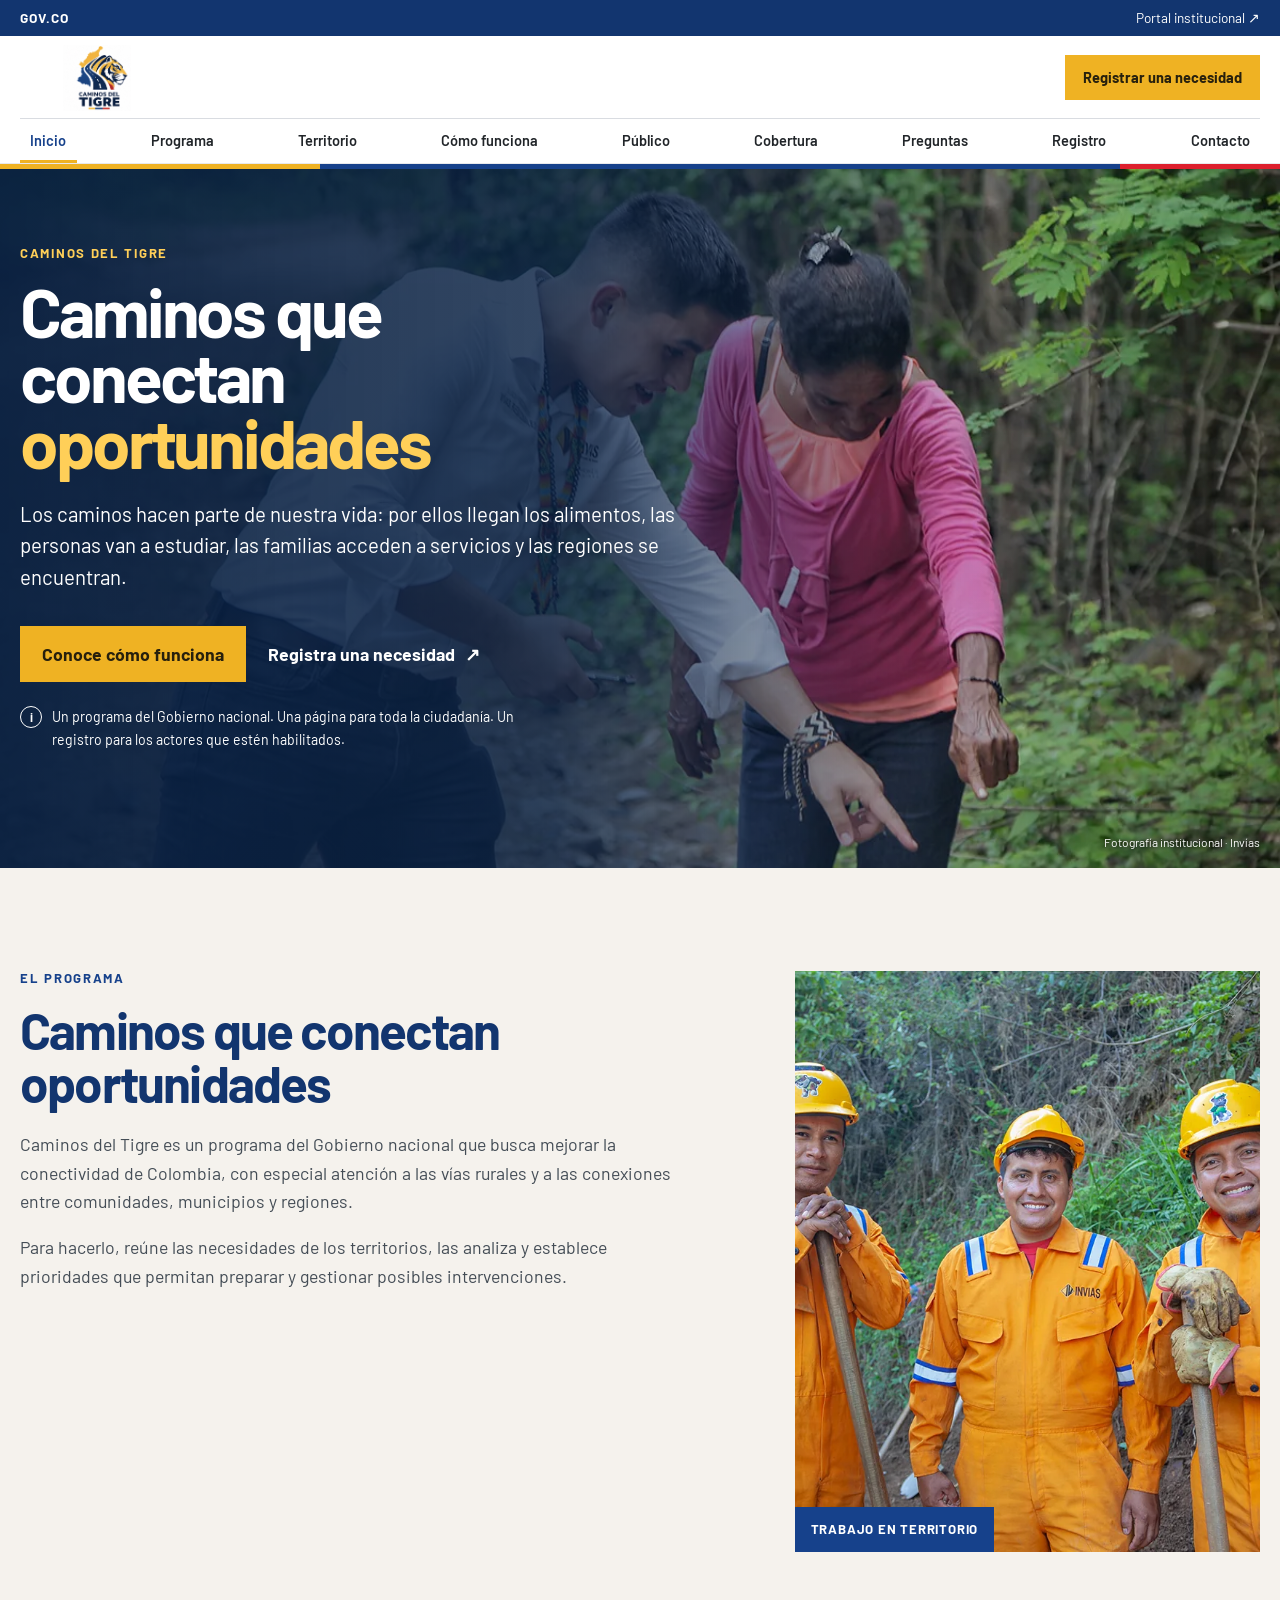
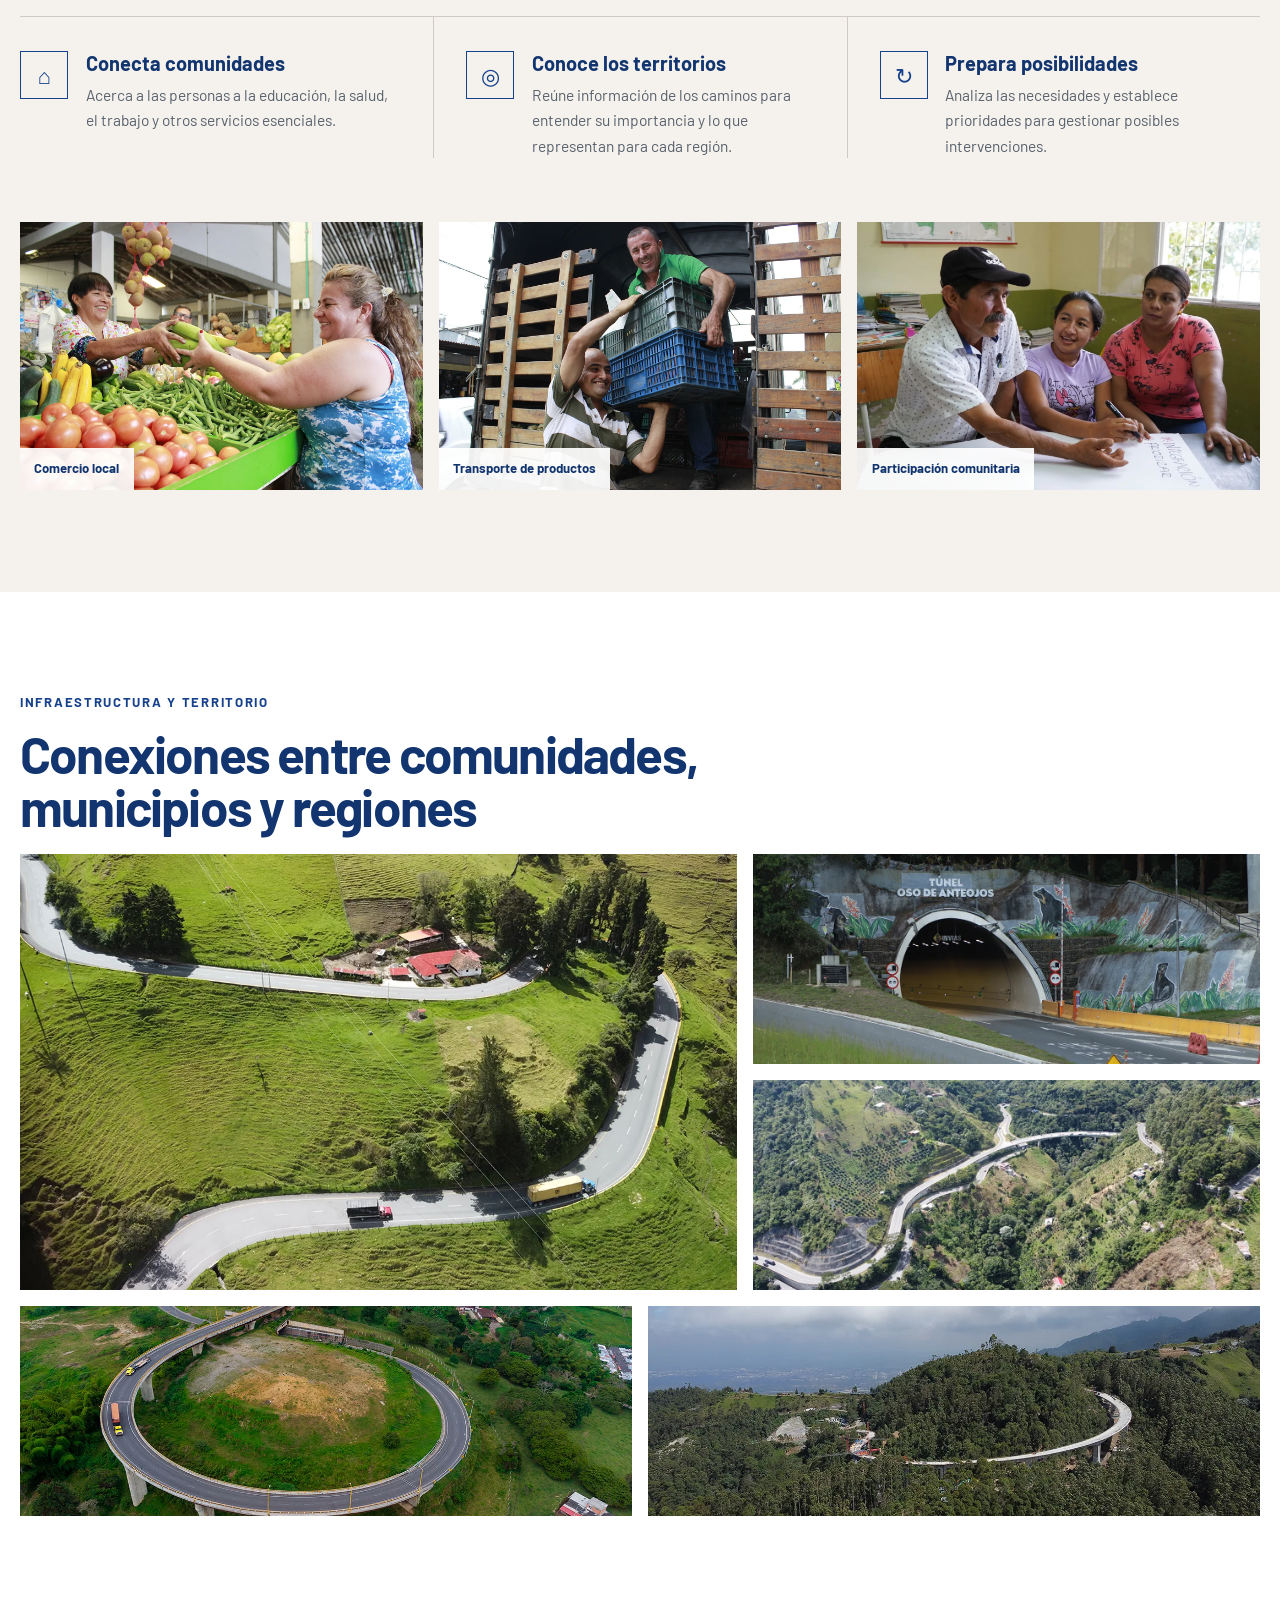
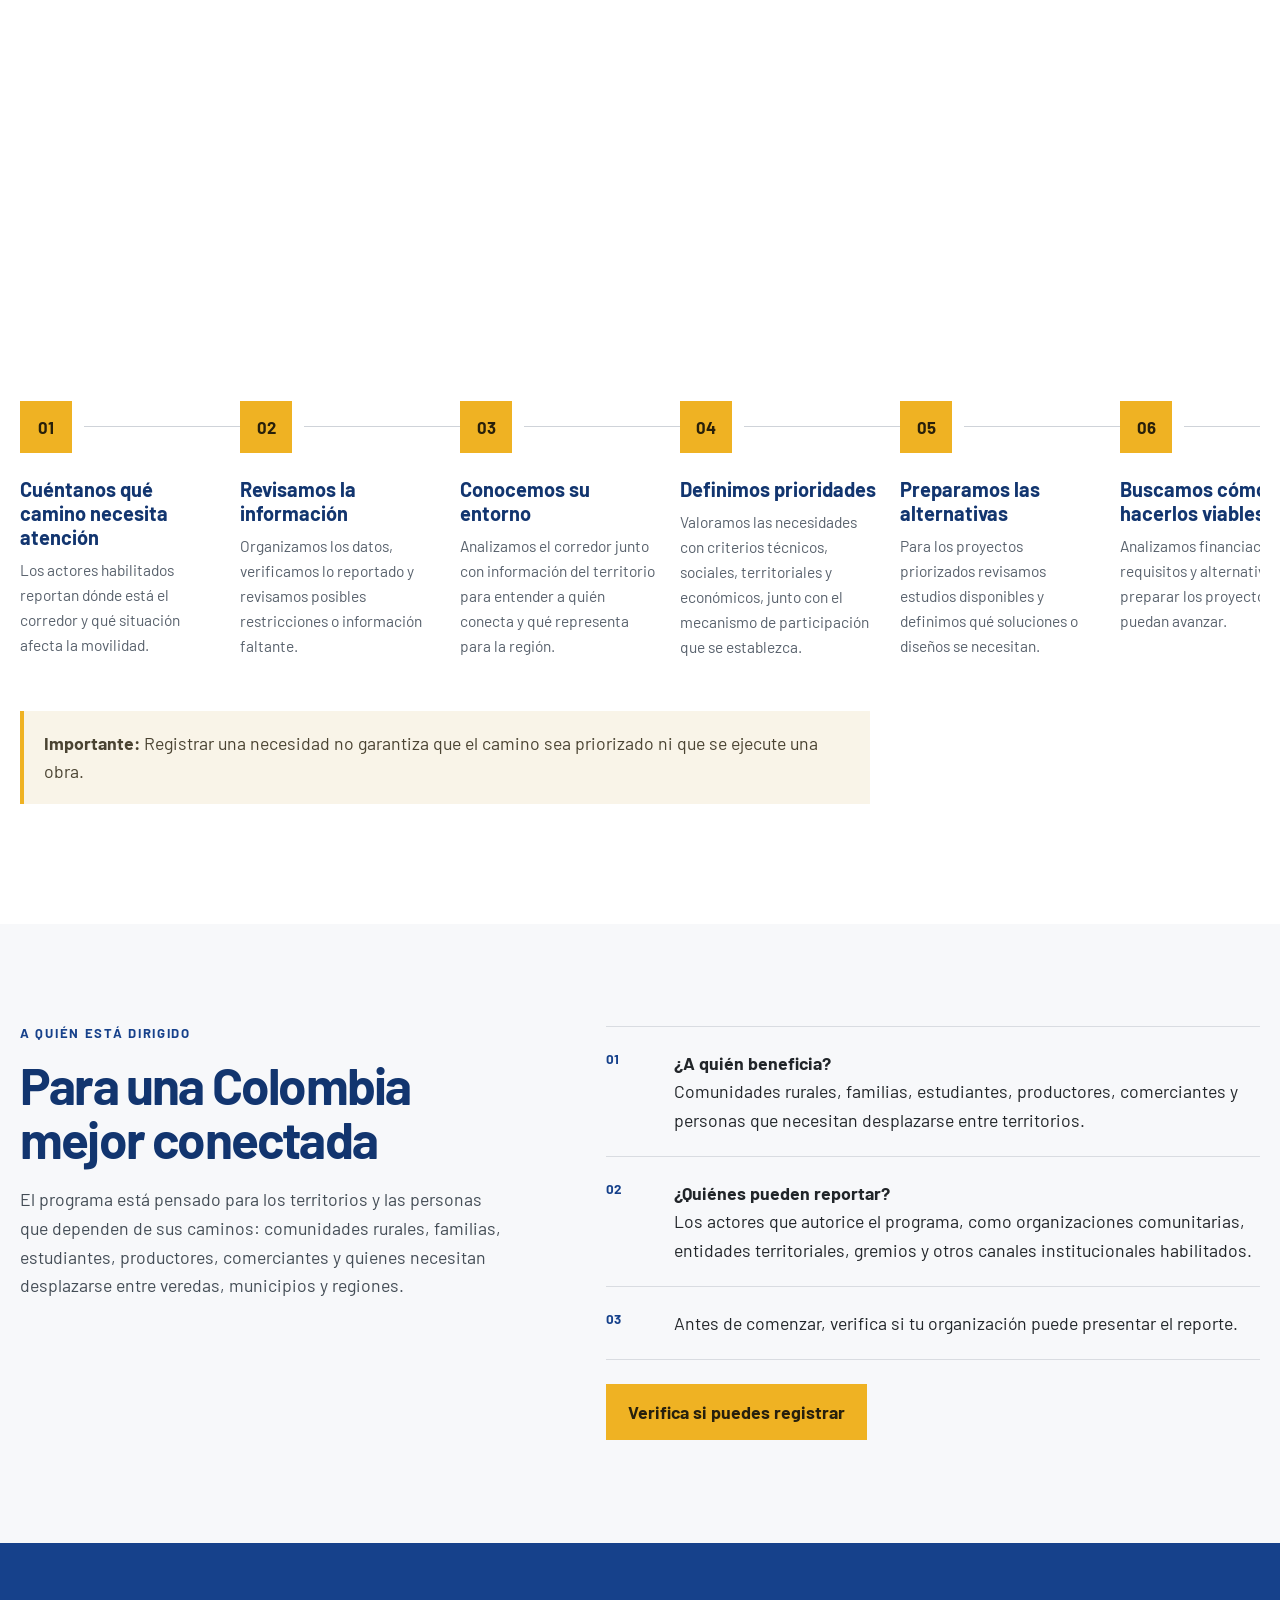
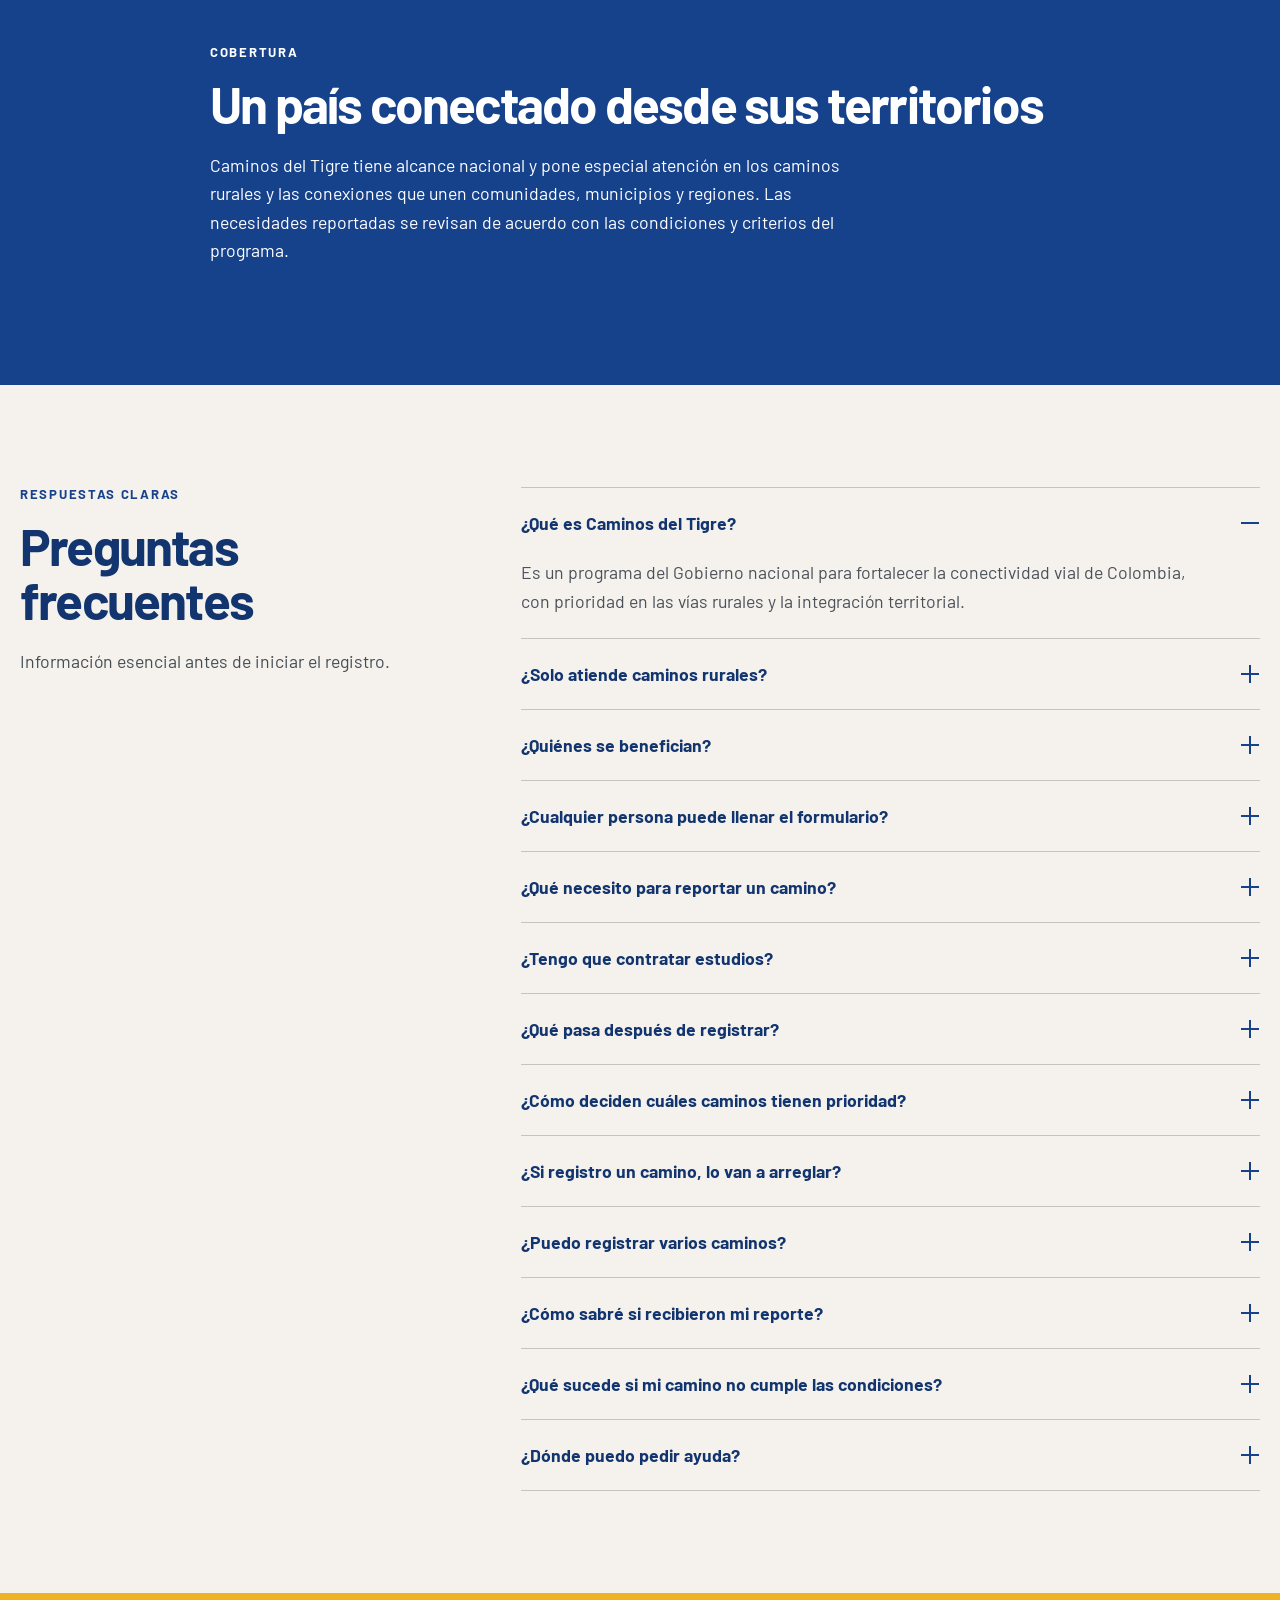
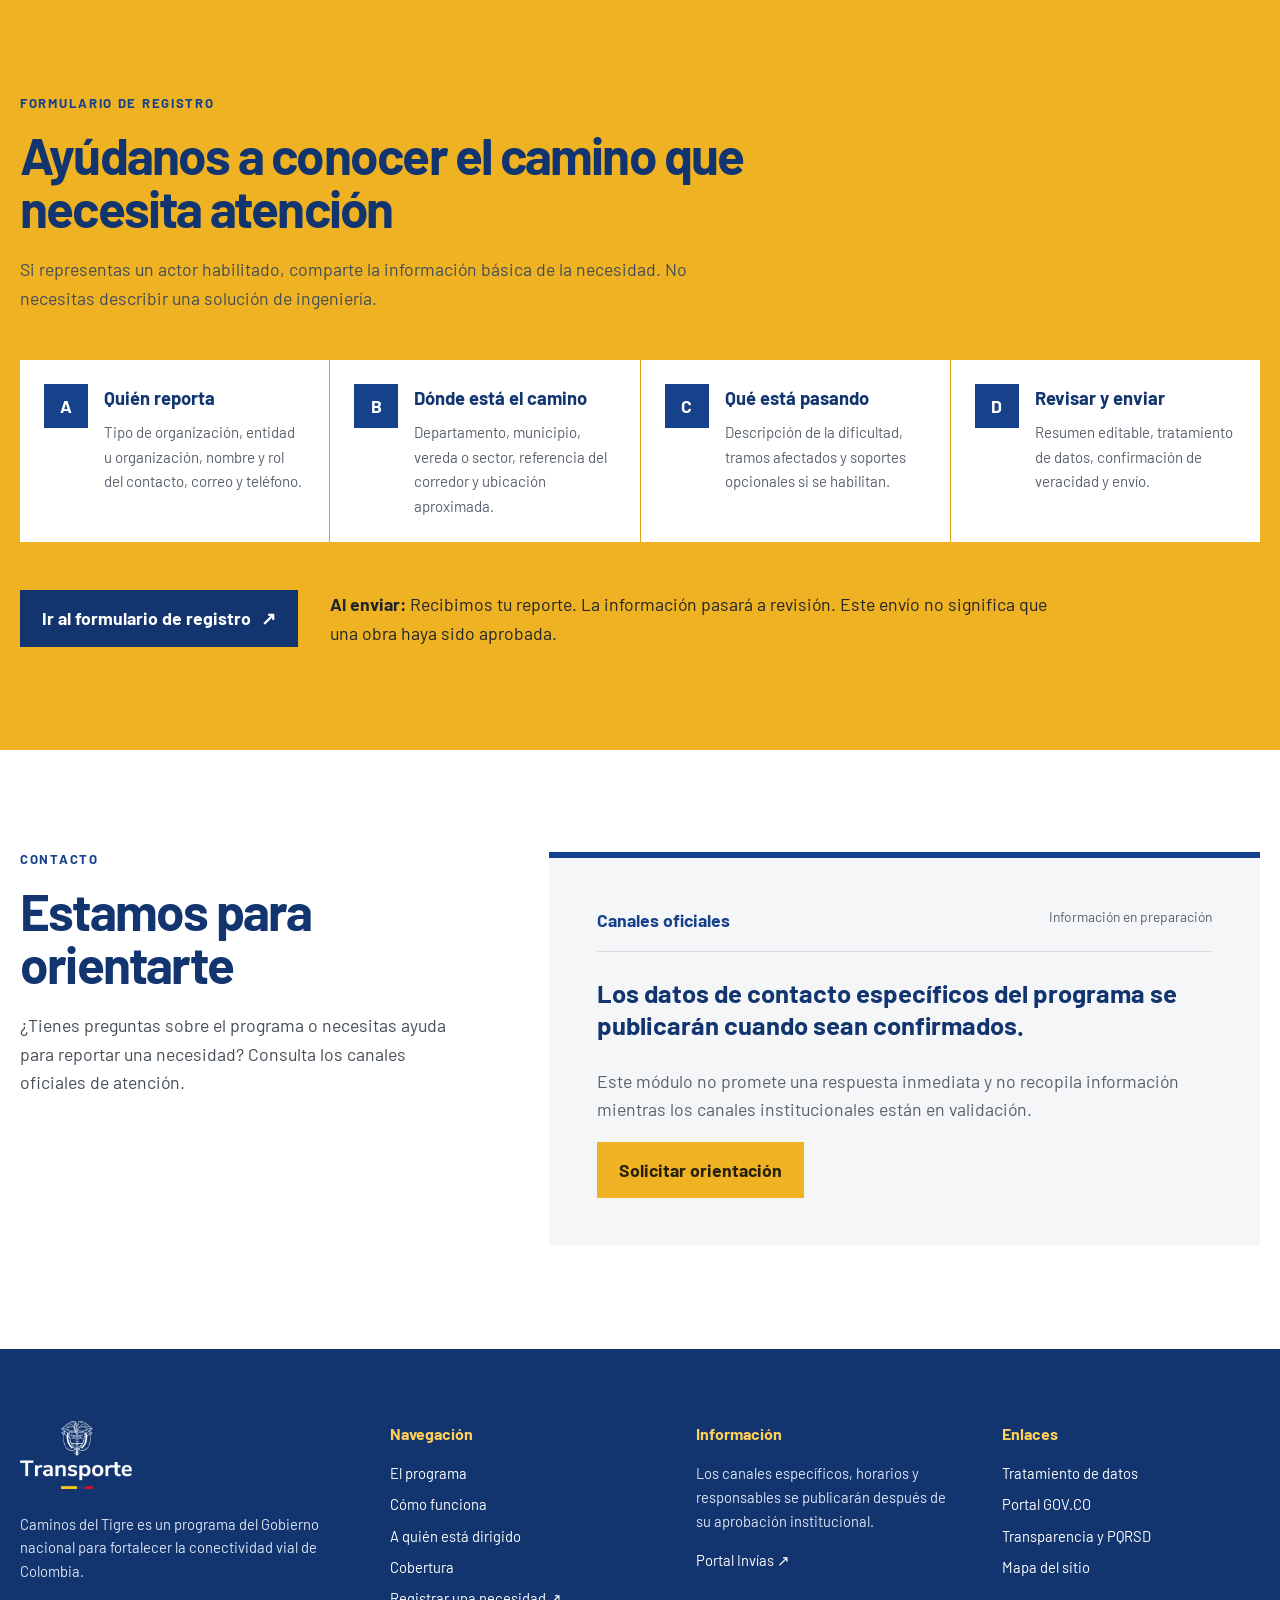
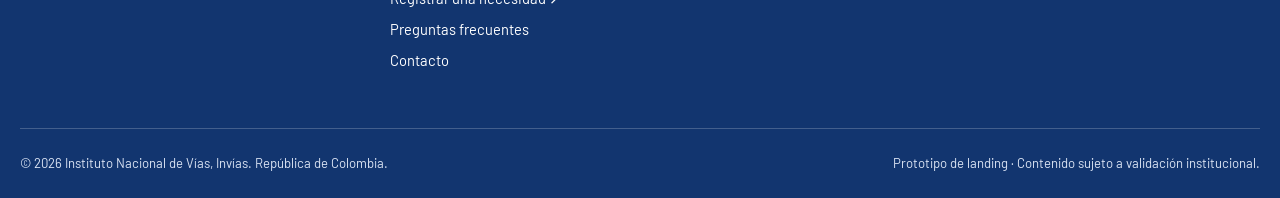
<file: index.html>
<!doctype html>
<html lang="es">
<head>
  <meta charset="utf-8">
  <meta name="viewport" content="width=device-width, initial-scale=1">
  <meta name="theme-color" content="#16418B">
  <meta name="description" content="Conozca Caminos del Tigre, un programa del Gobierno nacional para fortalecer la conectividad vial de Colombia con prioridad rural y territorial.">
  <meta property="og:type" content="website">
  <meta property="og:locale" content="es_CO">
  <meta property="og:title" content="Caminos del Tigre: caminos que conectan oportunidades">
  <meta property="og:description" content="Un programa del Gobierno nacional para mejorar la conectividad de Colombia, con especial atención a las vías rurales y la integración territorial.">
  <title>Caminos del Tigre: caminos que conectan oportunidades</title>
  <link rel="preconnect" href="https://fonts.googleapis.com">
  <link rel="preconnect" href="https://fonts.gstatic.com" crossorigin>
  <link href="https://fonts.googleapis.com/css2?family=Barlow:wght@400;500;600;700&display=swap" rel="stylesheet">
  <link rel="stylesheet" href="styles.css">
  <script type="application/ld+json">{"@context":"https://schema.org","@type":"WebSite","name":"Caminos del Tigre","description":"Programa del Gobierno nacional para fortalecer la conectividad vial de Colombia, con prioridad rural y territorial.","inLanguage":"es-CO"}</script>
</head>
<body>
  <a class="skip-link" href="#contenido">Saltar al contenido principal</a>
  <div class="institutional-bar">
    <div class="container institutional-inner">
      <span class="gov-mark" aria-label="Portal GOV.CO">GOV.CO</span>
      <a href="https://www.invias.gov.co/" target="_blank" rel="noopener">Portal institucional <span aria-hidden="true">↗</span></a>
    </div>
  </div>

  <header class="site-header">
    <div class="container header-inner">
      <a class="brand" href="#inicio" aria-label="Caminos del Tigre, ir al inicio">
        <img src="assets/caminos-del-tigre.png" alt="Caminos del Tigre">
      </a>
      <button class="menu-toggle" type="button" aria-expanded="false" aria-controls="site-nav"><span></span><span></span><span></span><span class="sr-only">Abrir menú</span></button>
      <nav class="site-nav" id="site-nav" aria-label="Navegación principal">
        <a href="#inicio" aria-current="page">Inicio</a><a href="#programa">Programa</a><a href="#territorio">Territorio</a><a href="#como-funciona">Cómo funciona</a><a href="#publico">Público</a><a href="#cobertura">Cobertura</a><a href="#preguntas">Preguntas</a><a href="#registro">Registro</a><a href="#contacto">Contacto</a>
      </nav>
      <a class="button button-small header-cta" href="https://yukon-statement-len-chairman.trycloudflare.com/login" target="_blank" rel="noopener" aria-label="Registrar una necesidad en la aplicación, abre en una pestaña nueva">Registrar una necesidad</a>
    </div>
  </header>
  <div class="tricolor" aria-hidden="true"><i></i><i></i><i></i></div>

  <main id="contenido">
    <section class="hero section" id="inicio">
      <div class="container hero-grid">
        <div class="hero-copy reveal">
          <p class="eyebrow">Caminos del Tigre</p>
          <h1>Caminos que conectan <em>oportunidades</em></h1>
          <p class="lead">Los caminos hacen parte de nuestra vida: por ellos llegan los alimentos, las personas van a estudiar, las familias acceden a servicios y las regiones se encuentran.</p>
          <div class="actions"><a class="button" href="#como-funciona">Conoce cómo funciona</a><a class="text-link" href="https://yukon-statement-len-chairman.trycloudflare.com/login" target="_blank" rel="noopener" aria-label="Registrar una necesidad en la aplicación, abre en una pestaña nueva">Registra una necesidad <span aria-hidden="true">↗</span></a></div>
          <p class="microcopy"><span aria-hidden="true">i</span> Un programa del Gobierno nacional. Una página para toda la ciudadanía. Un registro para los actores que estén habilitados.</p>
        </div>
      </div>
      <p class="photo-credit">Fotografía institucional · Invías</p>
    </section>

    <section class="section warm" id="programa">
      <div class="container presentation-grid">
        <div class="section-heading reveal"><p class="kicker">El programa</p><h2>Caminos que conectan oportunidades</h2><p>Caminos del Tigre es un programa del Gobierno nacional que busca mejorar la conectividad de Colombia, con especial atención a las vías rurales y a las conexiones entre comunidades, municipios y regiones.</p><p>Para hacerlo, reúne las necesidades de los territorios, las analiza y establece prioridades que permitan preparar y gestionar posibles intervenciones.</p></div>
        <figure class="context-photo reveal"><img src="assets/seleccion-final-landing/01-trabajadores-caminos-comunitarios.webp" width="1200" height="800" loading="lazy" alt="Tres trabajadores de Invías con equipo de campo en un camino rodeado de vegetación"><figcaption>Trabajo en territorio</figcaption></figure>
        <div class="benefits reveal" aria-label="Beneficios principales">
          <article><span class="line-icon" aria-hidden="true">⌂</span><div><h3>Conecta comunidades</h3><p>Acerca a las personas a la educación, la salud, el trabajo y otros servicios esenciales.</p></div></article>
          <article><span class="line-icon" aria-hidden="true">◎</span><div><h3>Conoce los territorios</h3><p>Reúne información de los caminos para entender su importancia y lo que representan para cada región.</p></div></article>
          <article><span class="line-icon" aria-hidden="true">↻</span><div><h3>Prepara posibilidades</h3><p>Analiza las necesidades y establece prioridades para gestionar posibles intervenciones.</p></div></article>
        </div>
        <div class="human-gallery reveal" aria-label="Escenas de la vida y la participación en los territorios">
          <figure><img src="assets/seleccion-final-landing/02-comercio-local-campesino.webp" width="1500" height="1000" loading="lazy" alt="Dos mujeres intercambian productos frescos en una plaza de mercado"><figcaption>Comercio local</figcaption></figure>
          <figure><img src="assets/seleccion-final-landing/03-transporte-productos-locales.webp" width="1500" height="1000" loading="lazy" alt="Dos trabajadores cargan canastas de productos en un vehículo de transporte"><figcaption>Transporte de productos</figcaption></figure>
          <figure><img src="assets/seleccion-final-landing/04-participacion-comunitaria.webp" width="1500" height="1000" loading="lazy" alt="Tres integrantes de una comunidad participan en una actividad de planeación"><figcaption>Participación comunitaria</figcaption></figure>
        </div>
      </div>
    </section>

    <section class="section roads-gallery" id="territorio" aria-labelledby="roads-title">
      <div class="container">
        <div class="section-heading narrow reveal"><p class="kicker">Infraestructura y territorio</p><h2 id="roads-title">Conexiones entre comunidades, municipios y regiones</h2></div>
        <div class="roads-mosaic reveal">
          <figure class="roads-wide"><img src="assets/seleccion-final-landing/06-calzada-calarca-cajamarca.webp" width="1200" height="674" loading="lazy" alt="Vista aérea de una carretera sinuosa entre campos verdes y viviendas rurales"></figure>
          <figure><img src="assets/seleccion-final-landing/05-tunel-oso-de-anteojos.webp" width="1200" height="674" loading="lazy" alt="Entrada del túnel Oso de Anteojos rodeada de vegetación y arte alusivo a la fauna"></figure>
          <figure><img src="assets/seleccion-final-landing/07-doble-calzada-cordillera.webp" width="1200" height="674" loading="lazy" alt="Vista aérea de una doble calzada que atraviesa una zona montañosa rural"></figure>
          <figure><img src="assets/seleccion-final-landing/08-intercambiador-versalles.webp" width="1200" height="674" loading="lazy" alt="Vista aérea de un intercambiador vial curvo entre zonas verdes y viviendas"></figure>
          <figure><img src="assets/seleccion-final-landing/09-puente-yarumo-blanco.webp" width="1200" height="674" loading="lazy" alt="Puente elevado que cruza una montaña cubierta de bosque"></figure>
        </div>
      </div>
    </section>

    <section class="section process" id="como-funciona">
      <div class="container">
        <div class="section-heading narrow reveal"><p class="kicker">Cómo funciona</p><h2>De una necesidad a una posible solución</h2><p>Cada reporte sigue un proceso para conocer el camino, entender su importancia y evaluar qué puede hacerse.</p></div>
        <ol class="steps-list reveal">
          <li><span>01</span><div><h3>Cuéntanos qué camino necesita atención</h3><p>Los actores habilitados reportan dónde está el corredor y qué situación afecta la movilidad.</p></div></li>
          <li><span>02</span><div><h3>Revisamos la información</h3><p>Organizamos los datos, verificamos lo reportado y revisamos posibles restricciones o información faltante.</p></div></li>
          <li><span>03</span><div><h3>Conocemos su entorno</h3><p>Analizamos el corredor junto con información del territorio para entender a quién conecta y qué representa para la región.</p></div></li>
          <li><span>04</span><div><h3>Definimos prioridades</h3><p>Valoramos las necesidades con criterios técnicos, sociales, territoriales y económicos, junto con el mecanismo de participación que se establezca.</p></div></li>
          <li><span>05</span><div><h3>Preparamos las alternativas</h3><p>Para los proyectos priorizados revisamos estudios disponibles y definimos qué soluciones o diseños se necesitan.</p></div></li>
          <li><span>06</span><div><h3>Buscamos cómo hacerlos viables</h3><p>Analizamos financiación, requisitos y alternativas para preparar los proyectos que puedan avanzar.</p></div></li>
          <li><span>07</span><div><h3>Las obras avanzan cuando están listas</h3><p>Solo los proyectos que cumplan las condiciones correspondientes podrán pasar a contratación y ejecución.</p></div></li>
        </ol>
        <p class="notice reveal"><strong>Importante:</strong> Registrar una necesidad no garantiza que el camino sea priorizado ni que se ejecute una obra.</p>
      </div>
    </section>

    <section class="section audience" id="publico">
      <div class="container audience-grid">
        <div class="section-heading reveal"><p class="kicker">A quién está dirigido</p><h2>Para una Colombia mejor conectada</h2><p>El programa está pensado para los territorios y las personas que dependen de sus caminos: comunidades rurales, familias, estudiantes, productores, comerciantes y quienes necesitan desplazarse entre veredas, municipios y regiones.</p></div>
        <div class="profile-list reveal">
          <article><span>01</span><p><strong>¿A quién beneficia?</strong><br>Comunidades rurales, familias, estudiantes, productores, comerciantes y personas que necesitan desplazarse entre territorios.</p></article>
          <article><span>02</span><p><strong>¿Quiénes pueden reportar?</strong><br>Los actores que autorice el programa, como organizaciones comunitarias, entidades territoriales, gremios y otros canales institucionales habilitados.</p></article>
          <article><span>03</span><p>Antes de comenzar, verifica si tu organización puede presentar el reporte.</p></article>
          <button class="button demo-action profile-action" type="button" data-message="La lista definitiva de actores habilitados está pendiente de publicación institucional.">Verifica si puedes registrar</button>
        </div>
      </div>
    </section>

    <section class="section territory" id="cobertura">
      <div class="container territory-grid">
        <div class="section-heading reveal"><p class="kicker light">Cobertura</p><h2>Un país conectado desde sus territorios</h2><p>Caminos del Tigre tiene alcance nacional y pone especial atención en los caminos rurales y las conexiones que unen comunidades, municipios y regiones. Las necesidades reportadas se revisan de acuerdo con las condiciones y criterios del programa.</p></div>
      </div>
    </section>

    <section class="section faq" id="preguntas">
      <div class="container faq-grid">
        <div class="section-heading reveal"><p class="kicker">Respuestas claras</p><h2>Preguntas frecuentes</h2><p>Información esencial antes de iniciar el registro.</p></div>
        <div class="accordion reveal">
          <details open><summary>¿Qué es Caminos del Tigre?<span aria-hidden="true"></span></summary><p>Es un programa del Gobierno nacional para fortalecer la conectividad vial de Colombia, con prioridad en las vías rurales y la integración territorial.</p></details>
          <details><summary>¿Solo atiende caminos rurales?<span aria-hidden="true"></span></summary><p>No. Tiene alcance sobre la red vial nacional y prioriza las necesidades de conectividad rural y territorial, conforme a sus reglas de operación.</p></details>
          <details><summary>¿Quiénes se benefician?<span aria-hidden="true"></span></summary><p>Las personas y territorios que necesitan mejores conexiones para estudiar, trabajar, acceder a servicios y transportar productos.</p></details>
          <details><summary>¿Cualquier persona puede llenar el formulario?<span aria-hidden="true"></span></summary><p>El registro está previsto para actores habilitados. La ciudadanía puede acercar sus necesidades a las organizaciones y autoridades que correspondan.</p></details>
          <details><summary>¿Qué necesito para reportar un camino?<span aria-hidden="true"></span></summary><p>La ubicación del corredor, una descripción clara de la necesidad y los datos del actor autorizado que presenta el reporte.</p></details>
          <details><summary>¿Tengo que contratar estudios?<span aria-hidden="true"></span></summary><p>No es un requisito para que la necesidad sea considerada en la priorización. Si existen estudios, podrán aportarse según las reglas del formulario.</p></details>
          <details><summary>¿Qué pasa después de registrar?<span aria-hidden="true"></span></summary><p>La información se recibe y revisa para continuar con las etapas de análisis del programa.</p></details>
          <details><summary>¿Cómo deciden cuáles caminos tienen prioridad?<span aria-hidden="true"></span></summary><p>Se analizan las condiciones del territorio, la conectividad y los posibles beneficios sociales y económicos, junto con el mecanismo de participación definido.</p></details>
          <details><summary>¿Si registro un camino, lo van a arreglar?<span aria-hidden="true"></span></summary><p>No necesariamente. El registro permite dar a conocer una necesidad, pero no garantiza financiación ni ejecución.</p></details>
          <details><summary>¿Puedo registrar varios caminos?<span aria-hidden="true"></span></summary><p>La cantidad y modalidad de registros dependerán de las reglas definitivas del formulario.</p></details>
          <details><summary>¿Cómo sabré si recibieron mi reporte?<span aria-hidden="true"></span></summary><p>La página mostrará una confirmación de envío. El número de radicado y el seguimiento dependerán de las funcionalidades habilitadas.</p></details>
          <details><summary>¿Qué sucede si mi camino no cumple las condiciones?<span aria-hidden="true"></span></summary><p>El equipo responsable determinará el tratamiento aplicable y la información que se comunicará al peticionario.</p></details>
          <details><summary>¿Dónde puedo pedir ayuda?<span aria-hidden="true"></span></summary><p>En los canales oficiales que se publiquen en la sección Contacto.</p></details>
        </div>
      </div>
    </section>

    <section class="section registration" id="registro"><div class="container"><div class="section-heading narrow reveal"><p class="kicker">Formulario de registro</p><h2>Ayúdanos a conocer el camino que necesita atención</h2><p>Si representas un actor habilitado, comparte la información básica de la necesidad. No necesitas describir una solución de ingeniería.</p></div><ol class="registration-steps reveal"><li><span>A</span><div><h3>Quién reporta</h3><p>Tipo de organización, entidad u organización, nombre y rol del contacto, correo y teléfono.</p></div></li><li><span>B</span><div><h3>Dónde está el camino</h3><p>Departamento, municipio, vereda o sector, referencia del corredor y ubicación aproximada.</p></div></li><li><span>C</span><div><h3>Qué está pasando</h3><p>Descripción de la dificultad, tramos afectados y soportes opcionales si se habilitan.</p></div></li><li><span>D</span><div><h3>Revisar y enviar</h3><p>Resumen editable, tratamiento de datos, confirmación de veracidad y envío.</p></div></li></ol><div class="registration-action reveal"><a class="button button-dark" href="https://yukon-statement-len-chairman.trycloudflare.com/login" target="_blank" rel="noopener" aria-label="Ir al formulario de registro en la aplicación, abre en una pestaña nueva">Ir al formulario de registro <span aria-hidden="true">↗</span></a><p><strong>Al enviar:</strong> Recibimos tu reporte. La información pasará a revisión. Este envío no significa que una obra haya sido aprobada.</p></div></div></section>

    <section class="section contact" id="contacto">
      <div class="container contact-grid">
        <div class="section-heading reveal"><p class="kicker">Contacto</p><h2>Estamos para orientarte</h2><p>¿Tienes preguntas sobre el programa o necesitas ayuda para reportar una necesidad? Consulta los canales oficiales de atención.</p></div>
        <div class="contact-form contact-pending reveal"><div class="form-intro"><span>Canales oficiales</span><p>Información en preparación</p></div><h3>Los datos de contacto específicos del programa se publicarán cuando sean confirmados.</h3><p>Este módulo no promete una respuesta inmediata y no recopila información mientras los canales institucionales están en validación.</p><button class="button demo-action" type="button" data-message="El canal de orientación será publicado cuando reciba aprobación institucional.">Solicitar orientación</button></div>
      </div>
    </section>
  </main>

  <footer class="site-footer">
    <div class="container footer-grid"><div class="footer-brand"><img src="assets/logo-mintransporte-blanco.png" alt="Ministerio de Transporte"><p>Caminos del Tigre es un programa del Gobierno nacional para fortalecer la conectividad vial de Colombia.</p></div><div><h2>Navegación</h2><a href="#programa">El programa</a><a href="#como-funciona">Cómo funciona</a><a href="#publico">A quién está dirigido</a><a href="#cobertura">Cobertura</a><a href="https://yukon-statement-len-chairman.trycloudflare.com/login" target="_blank" rel="noopener">Registrar una necesidad <span aria-hidden="true">↗</span></a><a href="#preguntas">Preguntas frecuentes</a><a href="#contacto">Contacto</a></div><div><h2>Información</h2><p>Los canales específicos, horarios y responsables se publicarán después de su aprobación institucional.</p><a href="https://www.invias.gov.co/" target="_blank" rel="noopener">Portal Invías <span aria-hidden="true">↗</span></a></div><div><h2>Enlaces</h2><a href="https://www.invias.gov.co/index.php/archivo-y-documentos/politicas-y-lineamientos/18521-politica-para-el-tratamiento-de-datos-personales-2024/file" target="_blank" rel="noopener">Tratamiento de datos</a><a href="https://www.gov.co/" target="_blank" rel="noopener">Portal GOV.CO</a><a href="https://www.invias.gov.co/" target="_blank" rel="noopener">Transparencia y PQRSD</a><a href="sitemap.html">Mapa del sitio</a></div></div>
    <div class="container footer-bottom"><p>© 2026 Instituto Nacional de Vías, Invías. República de Colombia.</p><p>Prototipo de landing · Contenido sujeto a validación institucional.</p></div>
  </footer>
  <div class="toast" id="toast" role="status" aria-live="polite"></div>
  <script src="app.js" defer></script>
</body>
</html>
</file>
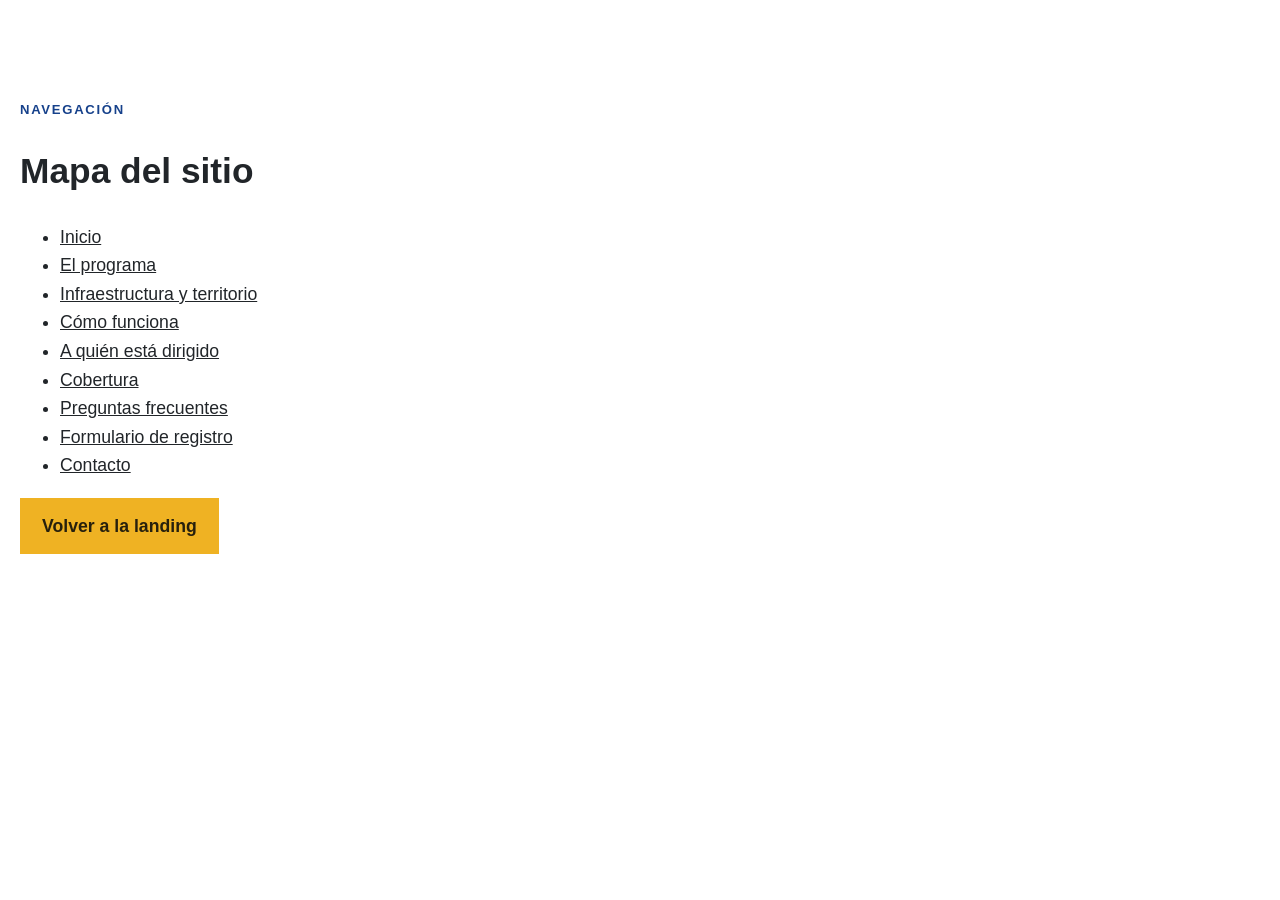
<file: sitemap.html>
<!doctype html><html lang="es"><head><meta charset="utf-8"><meta name="viewport" content="width=device-width,initial-scale=1"><title>Mapa del sitio · Caminos del Tigre</title><link rel="stylesheet" href="styles.css"></head><body><main class="section"><div class="container section-heading"><p class="kicker">Navegación</p><h1>Mapa del sitio</h1><ul><li><a href="index.html#inicio">Inicio</a></li><li><a href="index.html#programa">El programa</a></li><li><a href="index.html#territorio">Infraestructura y territorio</a></li><li><a href="index.html#como-funciona">Cómo funciona</a></li><li><a href="index.html#publico">A quién está dirigido</a></li><li><a href="index.html#cobertura">Cobertura</a></li><li><a href="index.html#preguntas">Preguntas frecuentes</a></li><li><a href="index.html#registro">Formulario de registro</a></li><li><a href="index.html#contacto">Contacto</a></li></ul><p><a class="button" href="index.html">Volver a la landing</a></p></div></main></body></html>
</file>
<file: styles.css>
:root{--blue:#16418b;--blue-dark:#12356f;--blue-2:#204a91;--yellow:#efb223;--red:#dd1f2d;--warm:#f5f2ed;--gray:#f0f0f0;--ink:#212529;--muted:#58616c;--white:#fff;--line:#d9dce1;--max:1240px;--shadow:0 18px 45px rgba(18,53,111,.10)}
*,*::before,*::after{box-sizing:border-box}html{scroll-behavior:smooth;scroll-padding-top:108px}body{margin:0;color:var(--ink);background:#fff;font-family:Barlow,Inter,Segoe UI,sans-serif;font-size:clamp(1rem,.96rem + .18vw,1.125rem);line-height:1.62}img{max-width:100%;display:block}a{color:inherit}button,input,select,textarea{font:inherit}.container{width:min(calc(100% - 2rem),var(--max));margin-inline:auto}.section{padding:clamp(4.5rem,8vw,8rem) 0}.skip-link{position:fixed;z-index:1000;left:1rem;top:1rem;transform:translateY(-180%);background:#fff;color:var(--blue-dark);padding:.75rem 1rem;border:3px solid var(--yellow);font-weight:700}.skip-link:focus{transform:none}.institutional-bar{background:var(--blue-dark);color:#fff;font-size:.85rem}.institutional-inner{min-height:36px;display:flex;justify-content:space-between;align-items:center}.institutional-bar a{text-decoration:none}.institutional-bar a:hover{text-decoration:underline}.gov-mark{font-weight:700;letter-spacing:.08em}.site-header{position:sticky;top:0;z-index:100;background:rgba(255,255,255,.98);border-bottom:1px solid #e8e9ec}.header-inner{min-height:86px;display:flex;align-items:center;gap:2rem}.brand{width:154px;flex:none}.brand img{width:100%;max-height:66px;object-fit:contain}.site-nav{display:flex;align-items:center;justify-content:center;gap:clamp(.8rem,1.7vw,1.7rem);margin-left:auto}.site-nav a{text-decoration:none;font-size:.91rem;font-weight:600;white-space:nowrap}.site-nav a:hover{color:var(--blue)}.button,.text-link{min-height:48px;display:inline-flex;align-items:center;justify-content:center;gap:.65rem;border:2px solid transparent;font-weight:700;text-decoration:none;cursor:pointer}.button{padding:.75rem 1.25rem;background:var(--yellow);color:#27200d}.button:hover{background:#f5c24f}.button:active{transform:translateY(1px)}.button-small{min-height:44px;font-size:.91rem;padding:.55rem 1rem;white-space:nowrap}.text-link{padding:.5rem .1rem;background:transparent;color:var(--blue);border:0}.text-link:hover span{transform:translateX(4px)}.text-link span{transition:transform .2s}.menu-toggle{display:none;width:48px;height:48px;border:0;background:transparent;padding:11px}.menu-toggle>span:not(.sr-only){display:block;height:2px;background:var(--blue-dark);margin:6px}.tricolor{height:5px;display:grid;grid-template-columns:2fr 5fr 1fr}.tricolor i:nth-child(1){background:var(--yellow)}.tricolor i:nth-child(2){background:var(--blue)}.tricolor i:nth-child(3){background:var(--red)}.hero{padding-top:clamp(3.5rem,6vw,6rem);overflow:hidden}.hero-grid{display:grid;grid-template-columns:minmax(0,.94fr) minmax(420px,1.06fr);gap:clamp(2.5rem,6vw,6rem);align-items:center}.eyebrow,.kicker{margin:0 0 1rem;color:var(--blue);font-size:.82rem;line-height:1.2;text-transform:uppercase;letter-spacing:.13em;font-weight:700}.hero h1{margin:0 0 1.5rem;color:var(--blue-dark);font-size:clamp(2.65rem,5.4vw,5.55rem);line-height:.95;letter-spacing:-.045em;max-width:12ch}.hero h1 em{color:var(--blue);font-style:normal;position:relative;display:inline}.hero h1 em::after{content:"";position:absolute;left:0;right:0;bottom:-.05em;height:.12em;background:var(--yellow);z-index:-1}.lead{font-size:clamp(1.05rem,1rem + .35vw,1.3rem);line-height:1.55;max-width:65ch;color:#3e4650}.actions{display:flex;align-items:center;gap:1.25rem;flex-wrap:wrap;margin-top:2rem}.microcopy{display:flex;align-items:flex-start;gap:.65rem;margin-top:1.5rem;color:var(--muted);font-size:.88rem;max-width:66ch}.microcopy span{display:grid;place-items:center;flex:none;width:22px;height:22px;border:1px solid var(--blue);border-radius:50%;color:var(--blue);font-size:.75rem;font-weight:700}.hero-media{position:relative}.image-placeholder{position:relative;display:grid;place-items:center;overflow:hidden;border:1px solid #c9ced4;background-color:#e8e8e4;background-image:linear-gradient(rgba(22,65,139,.08) 1px,transparent 1px),linear-gradient(90deg,rgba(22,65,139,.08) 1px,transparent 1px);background-size:36px 36px}.image-placeholder::after{content:"";position:absolute;width:1px;height:150%;background:#b9bfc6;transform:rotate(45deg)}.image-placeholder>div{position:relative;z-index:2;width:min(84%,390px);padding:1.4rem;background:rgba(255,255,255,.92);border-left:5px solid var(--yellow)}.image-placeholder strong,.image-placeholder span{display:block;color:var(--blue-dark);letter-spacing:.08em}.image-placeholder span{font-size:.72rem;margin:.25rem 0 .7rem}.image-placeholder p,.image-placeholder small{display:block;margin:0;line-height:1.4}.image-placeholder small{margin-top:.65rem;color:var(--muted);font-size:.72rem}.ratio-hero{aspect-ratio:16/11;min-height:390px}.roundel{position:absolute;left:-48px;bottom:26px;width:112px;height:112px;border-radius:50%;display:flex;flex-direction:column;align-items:center;justify-content:center;background:var(--blue);color:#fff;line-height:1;text-transform:uppercase;box-shadow:0 0 0 8px #fff,0 16px 30px #0a25523a;transform:rotate(-8deg)}.roundel span{font-size:.65rem;letter-spacing:.09em}.roundel b{font-size:1.4rem;color:var(--yellow);font-style:italic}.warm{background:var(--warm)}.presentation-grid{display:grid;grid-template-columns:minmax(0,1.05fr) minmax(340px,.72fr);gap:4rem 6rem;align-items:start}.section-heading h2,.cta-band h2{margin:.25rem 0 1.25rem;color:var(--blue-dark);font-size:clamp(2.15rem,4vw,4.2rem);line-height:1.05;letter-spacing:-.035em}.section-heading>p:not(.kicker){color:#444d56;max-width:68ch}.section-heading.narrow{max-width:790px}.ratio-context{aspect-ratio:4/5}.benefits{grid-column:1/-1;display:grid;grid-template-columns:repeat(3,1fr);border-top:1px solid #cfcac2}.benefits article{display:flex;gap:1.1rem;padding:2.1rem 2rem 0 0}.benefits article+article{border-left:1px solid #cfcac2;padding-left:2rem}.benefits h3,.steps-list h3,.stories h3{margin:0 0 .45rem;color:var(--blue-dark);font-size:1.25rem;line-height:1.2}.benefits p,.steps-list p,.stories p{margin:0;color:var(--muted);font-size:.97rem}.line-icon{display:grid;place-items:center;flex:none;width:48px;height:48px;border:1px solid var(--blue);color:var(--blue);font-size:1.35rem}.steps-list{list-style:none;padding:0;margin:4rem 0 2.25rem;display:grid;grid-template-columns:repeat(5,1fr);counter-reset:step}.steps-list li{position:relative;padding-right:1.25rem}.steps-list li:not(:last-child)::before{content:"";position:absolute;top:25px;left:64px;right:0;height:1px;background:#cfd3d9}.steps-list li>span{display:grid;place-items:center;width:52px;height:52px;margin-bottom:1.5rem;background:var(--yellow);color:#29200a;font-size:1.05rem;font-weight:700;position:relative;z-index:2}.notice{max-width:850px;padding:1.1rem 1.25rem;border-left:4px solid var(--yellow);background:#f9f4e8;color:#4a4332}.notice.compact{margin-top:2rem;font-size:.95rem}.audience{background:#f7f8fa}.audience-grid{display:grid;grid-template-columns:.85fr 1.15fr;gap:clamp(3rem,8vw,8rem)}.profile-list{border-top:1px solid var(--line)}.profile-list article{display:grid;grid-template-columns:52px 1fr;gap:1rem;padding:1.35rem 0;border-bottom:1px solid var(--line)}.profile-list span{font-size:.84rem;color:var(--blue);font-weight:700}.profile-list p{margin:0}.territory{background:var(--blue);color:#fff;overflow:hidden}.territory-grid{display:grid;grid-template-columns:.8fr 1.2fr;gap:clamp(3rem,7vw,7rem);align-items:center}.territory h2,.territory .section-heading>p{color:#fff}.kicker.light{color:#ffcf58}.fact-list{list-style:none;padding:0;margin:2rem 0 0;border-top:1px solid #ffffff3b}.fact-list li{display:grid;grid-template-columns:.7fr 1.3fr;gap:1rem;padding:1rem 0;border-bottom:1px solid #ffffff3b}.fact-list span{color:#cbd8ef}.map-placeholder{min-height:470px;position:relative;display:grid;place-items:center;background-color:#f3f0e8;background-image:radial-gradient(#16418b30 1px,transparent 1px);background-size:18px 18px;color:var(--ink);border:8px solid #ffffff20;box-shadow:var(--shadow)}.map-placeholder::before,.map-placeholder::after{content:"";position:absolute;border:2px solid #16418b22;border-radius:50%}.map-placeholder::before{width:270px;height:180px;transform:rotate(-14deg)}.map-placeholder::after{width:380px;height:250px;transform:rotate(22deg)}.map-placeholder>div{position:relative;z-index:2;width:min(82%,420px);padding:1.5rem;background:#fff;border-top:5px solid var(--yellow)}.map-placeholder strong{color:var(--blue-dark);letter-spacing:.08em}.map-placeholder small{display:block;color:var(--muted);line-height:1.45}.map-pin{position:absolute;z-index:1;color:var(--red);font-size:4rem;transform:translate(-120px,-80px)}.data-note{padding-block:4.5rem;background:#fff}.data-note-inner{padding-left:clamp(1.25rem,4vw,4rem);border-left:6px solid var(--yellow);display:grid;grid-template-columns:.35fr 1fr 1fr;gap:2rem;align-items:start}.data-note h2{margin:0;color:var(--blue-dark);font-size:clamp(1.8rem,3vw,2.8rem);line-height:1.1}.data-note p{margin:0}.ratio-story{aspect-ratio:3/2}.stories-grid{display:grid;grid-template-columns:repeat(3,1fr);gap:1.5rem;margin-top:3rem}.stories-grid article{border-bottom:3px solid var(--yellow);padding-bottom:1.5rem}.stories-grid h3{margin-top:1.2rem}.faq{background:var(--warm)}.faq-grid{display:grid;grid-template-columns:.7fr 1.3fr;gap:clamp(3rem,8vw,8rem);align-items:start}.accordion{border-top:1px solid #c7c4be}.accordion details{border-bottom:1px solid #c7c4be}.accordion summary{list-style:none;cursor:pointer;display:flex;justify-content:space-between;align-items:center;gap:1rem;min-height:70px;padding:1rem 0;color:var(--blue-dark);font-weight:700;font-size:1.1rem}.accordion summary::-webkit-details-marker{display:none}.accordion summary span{width:20px;height:20px;position:relative;flex:none}.accordion summary span::before,.accordion summary span::after{content:"";position:absolute;inset:9px 1px auto;height:2px;background:var(--blue)}.accordion summary span::after{transform:rotate(90deg);transition:.2s}.accordion details[open] summary span::after{transform:rotate(0)}.accordion details p{margin:0;padding:0 3rem 1.4rem 0;color:#4a5159}.cta-band{padding:clamp(3.5rem,6vw,5.5rem) 0;background:var(--yellow)}.cta-inner{display:grid;grid-template-columns:1fr auto;gap:3rem;align-items:center}.cta-band h2{max-width:18ch;margin-bottom:.75rem}.cta-band p{max-width:70ch}.kicker.dark{color:#40340e}.button-dark{background:var(--blue-dark);color:#fff}.button-dark:hover{background:#092857}.text-link.dark{color:#17213a}.contact-grid{display:grid;grid-template-columns:.75fr 1.25fr;gap:clamp(3rem,8vw,8rem);align-items:start}address{margin-top:2rem;font-style:normal;border-top:1px solid var(--line)}address p{display:grid;margin:0;padding:.8rem 0;border-bottom:1px solid var(--line)}address strong{font-size:.78rem;text-transform:uppercase;letter-spacing:.08em;color:var(--blue)}address a{text-decoration-thickness:1px;text-underline-offset:3px}.contact-form{padding:clamp(1.25rem,4vw,3rem);background:#f5f6f8;border-top:6px solid var(--blue)}.form-intro{display:flex;justify-content:space-between;gap:1rem;padding-bottom:1rem;border-bottom:1px solid var(--line);margin-bottom:1.5rem}.form-intro span{font-weight:700;color:var(--blue)}.form-intro p{margin:0;font-size:.86rem;color:var(--muted)}.contact-form label{display:grid;gap:.45rem;margin-bottom:1.1rem;color:var(--blue-dark);font-size:.92rem;font-weight:600}.contact-form input,.contact-form select,.contact-form textarea{width:100%;min-height:48px;border:1px solid #aeb5bf;border-radius:2px;background:#fff;padding:.72rem;color:var(--ink)}.contact-form textarea{resize:vertical}.field-row{display:grid;grid-template-columns:1fr 1fr;gap:1rem}.consent{grid-template-columns:auto 1fr!important;align-items:start;color:#434b55!important;font-weight:400!important}.consent input{width:20px;min-height:20px;margin-top:.2rem}.form-status{min-height:1.5rem;margin:.8rem 0 0;font-weight:600}.form-status.success{color:#1c6d3f}.form-status.error{color:#a71d2a}.site-footer{background:var(--blue-dark);color:#fff;padding:4.5rem 0 1.5rem}.footer-grid{display:grid;grid-template-columns:1.25fr repeat(3,1fr);gap:3rem}.footer-brand img{max-width:210px;max-height:68px;object-fit:contain;object-position:left;margin-bottom:1.5rem}.footer-grid h2{font-size:1rem;color:#ffcf58;margin:0 0 1rem}.footer-grid a{display:block;margin:.45rem 0;color:#fff;text-decoration:none;font-size:.92rem}.footer-grid a:hover{text-decoration:underline}.footer-grid p{font-size:.92rem;color:#dbe4f4}.footer-bottom{display:flex;justify-content:space-between;gap:2rem;margin-top:3rem;padding-top:1.5rem;border-top:1px solid #ffffff35;font-size:.82rem;color:#dbe4f4}.footer-bottom p{margin:0}.toast{position:fixed;z-index:200;right:1.25rem;bottom:1.25rem;max-width:min(390px,calc(100% - 2.5rem));padding:1rem 1.25rem;background:#15233a;color:#fff;border-left:5px solid var(--yellow);box-shadow:var(--shadow);transform:translateY(140%);opacity:0;transition:.25s}.toast.show{transform:none;opacity:1}.reveal{opacity:0;transform:translateY(18px);transition:opacity .55s ease,transform .55s ease}.reveal.visible{opacity:1;transform:none}.sr-only{position:absolute;width:1px;height:1px;padding:0;margin:-1px;overflow:hidden;clip:rect(0,0,0,0);white-space:nowrap;border:0}:focus-visible{outline:3px solid var(--yellow);outline-offset:3px}.button:focus-visible{outline-color:var(--blue-dark)}
@media(max-width:1100px){.site-nav{position:absolute;left:0;right:0;top:100%;display:none;flex-direction:column;align-items:stretch;gap:0;padding:1rem;background:#fff;border-top:1px solid var(--line);box-shadow:0 15px 30px #1d36531a}.site-nav.open{display:flex}.site-nav a{padding:.8rem}.menu-toggle{display:block;margin-left:auto}.hero-grid{grid-template-columns:1fr 1fr;gap:3rem}.header-cta{display:none}.steps-list{grid-template-columns:repeat(3,1fr);gap:2.5rem 1rem}.steps-list li:not(:last-child)::before{display:none}.footer-grid{grid-template-columns:1fr 1fr}}
@media(max-width:768px){html{scroll-padding-top:90px}.container{width:min(calc(100% - 1.5rem),var(--max))}.header-inner{min-height:72px}.brand{width:130px}.section{padding:4.5rem 0}.hero-grid,.presentation-grid,.audience-grid,.territory-grid,.faq-grid,.contact-grid,.cta-inner{grid-template-columns:1fr}.hero-copy{order:1}.hero-media{order:2;margin-left:1.5rem}.hero h1{font-size:clamp(2.75rem,14vw,4.5rem)}.roundel{left:-28px;width:90px;height:90px}.benefits,.stories-grid{grid-template-columns:1fr}.benefits article+article{border-left:0;padding-left:0}.benefits article{border-bottom:1px solid #cfcac2;padding-bottom:1.5rem}.steps-list{grid-template-columns:1fr;margin-top:2.5rem}.steps-list li{display:grid;grid-template-columns:52px 1fr;gap:1rem;padding:0 0 1.5rem}.steps-list li>span{margin:0}.steps-list li:not(:last-child)::before{display:block;top:52px;bottom:0;left:25px;width:1px;height:auto;right:auto}.territory-grid{gap:2rem}.map-placeholder{min-height:380px}.data-note-inner{grid-template-columns:1fr;gap:1rem}.cta-inner{gap:1rem}.field-row{grid-template-columns:1fr}.footer-grid{grid-template-columns:1fr;gap:2rem}.footer-bottom{display:block}.footer-bottom p+p{margin-top:.5rem}.form-intro{display:block}.ratio-hero{min-height:330px}}
@media(max-width:480px){.institutional-inner{min-height:34px}.hero{padding-top:3rem}.actions{align-items:stretch}.actions .button{width:100%}.hero-media{margin-left:.75rem}.ratio-hero{min-height:300px}.image-placeholder>div{padding:1rem}.roundel{bottom:-20px}.map-placeholder{min-height:420px}.fact-list li{grid-template-columns:1fr}.contact-form{margin-inline:-.75rem}.footer-grid{gap:2.5rem}}
@media(prefers-reduced-motion:reduce){html{scroll-behavior:auto}*,*::before,*::after{animation-duration:.01ms!important;animation-iteration-count:1!important;transition-duration:.01ms!important}.reveal{opacity:1;transform:none}}

/* Ajustes editoriales de la propuesta V2 */
.territory-grid{grid-template-columns:1fr;max-width:860px;margin-inline:auto}
.steps-list{grid-template-columns:repeat(7,minmax(220px,1fr));overflow-x:auto;scroll-snap-type:x proximity;padding-bottom:1rem}
.steps-list li{scroll-snap-align:start}
.profile-action{margin-top:1.5rem}
.map-action{margin-top:1rem}
.territory-notice{background:#fff;color:var(--blue-dark)}
.registration{background:var(--yellow)}
.registration-steps{list-style:none;padding:0;margin:3rem 0;display:grid;grid-template-columns:repeat(4,1fr);gap:1px;background:#d9a018}
.registration-steps li{display:flex;gap:1rem;padding:1.5rem;background:#fff}
.registration-steps li>span{display:grid;place-items:center;flex:none;width:44px;height:44px;background:var(--blue);color:#fff;font-weight:700}
.registration-steps h3{margin:0 0 .4rem;color:var(--blue-dark);font-size:1.15rem}
.registration-steps p{margin:0;color:var(--muted);font-size:.94rem}
.registration-action{display:flex;align-items:center;gap:2rem}
.registration-action p{max-width:720px;margin:0}
.contact-pending h3{color:var(--blue-dark);font-size:clamp(1.35rem,2vw,2rem);line-height:1.25}
.contact-pending>p{color:var(--muted)}
@media(max-width:1100px) and (min-width:769px){.steps-list{grid-template-columns:repeat(7,minmax(220px,1fr));gap:0}.registration-steps{grid-template-columns:1fr 1fr}}
@media(max-width:768px){.steps-list{grid-template-columns:1fr;overflow:visible}.registration-steps{grid-template-columns:1fr}.registration-action{align-items:flex-start;flex-direction:column}}

/* Fotografía institucional */
.hero{position:relative;min-height:clamp(620px,75vh,820px);display:flex;align-items:center;background-image:linear-gradient(90deg,rgba(8,32,66,.94) 0%,rgba(8,32,66,.82) 43%,rgba(8,32,66,.22) 74%,rgba(8,32,66,.08) 100%),url("assets/seleccion-final-landing/00-HERO-comunidad-y-camino-rural.webp");background-position:center;background-size:cover;color:#fff}
.hero-grid{display:block}
.hero-copy{width:min(58%,720px)}
.hero h1{color:#fff;max-width:11ch}
.hero h1 em{color:#ffcf58}
.hero h1 em::after{background:#fff;opacity:.3}
.hero .eyebrow{color:#ffcf58}
.hero .lead,.hero .microcopy{color:#fff}
.hero .text-link{color:#fff}
.hero .microcopy span{border-color:#fff;color:#fff}
.photo-credit{position:absolute;right:max(1rem,calc((100vw - var(--max))/2));bottom:1rem;margin:0;color:#fff;font-size:.75rem;text-shadow:0 1px 4px #000}
.context-photo{position:relative;margin:0;aspect-ratio:4/5;overflow:hidden;background:#dfe4df}
.context-photo img{width:100%;height:100%;object-fit:cover;object-position:center}
.context-photo figcaption{position:absolute;left:0;bottom:0;padding:.75rem 1rem;background:var(--blue);color:#fff;font-size:.82rem;font-weight:700;letter-spacing:.06em;text-transform:uppercase}
.human-gallery{grid-column:1/-1;display:grid;grid-template-columns:repeat(3,1fr);gap:1rem}
.human-gallery figure{position:relative;margin:0;overflow:hidden;aspect-ratio:3/2;background:#dfe4df}
.human-gallery img{width:100%;height:100%;object-fit:cover;transition:transform .45s ease}
.human-gallery figure:hover img{transform:scale(1.025)}
.human-gallery figcaption{position:absolute;left:0;bottom:0;padding:.65rem .9rem;background:#ffffffeb;color:var(--blue-dark);font-size:.82rem;font-weight:700}
.roads-gallery{background:#fff}
.roads-mosaic{display:grid;grid-template-columns:repeat(12,1fr);grid-auto-rows:210px;gap:1rem}
.roads-mosaic figure{margin:0;overflow:hidden;background:#dfe4df}
.roads-mosaic img{width:100%;height:100%;object-fit:cover;transition:transform .45s ease}
.roads-mosaic figure:hover img{transform:scale(1.02)}
.roads-mosaic .roads-wide{grid-column:span 7;grid-row:span 2}
.roads-mosaic figure:nth-child(2){grid-column:span 5}
.roads-mosaic figure:nth-child(3){grid-column:span 5}
.roads-mosaic figure:nth-child(4),.roads-mosaic figure:nth-child(5){grid-column:span 6}
@media(max-width:768px){.hero{min-height:680px;background-image:linear-gradient(90deg,rgba(8,32,66,.94) 0%,rgba(8,32,66,.78) 70%,rgba(8,32,66,.42) 100%),url("assets/seleccion-final-landing/00-HERO-comunidad-y-camino-rural.webp");background-position:62% center}.hero-copy{width:100%}.photo-credit{right:.75rem}.human-gallery{grid-template-columns:1fr}.roads-mosaic{grid-template-columns:1fr;grid-auto-rows:auto}.roads-mosaic .roads-wide,.roads-mosaic figure:nth-child(n){grid-column:auto;grid-row:auto;aspect-ratio:16/9}}
@media(prefers-reduced-motion:reduce){.human-gallery img,.roads-mosaic img{transition:none}}

/* Navegación directa a todas las secciones */
html{scroll-padding-top:150px}
main section[id]{scroll-margin-top:150px}
.site-nav a[aria-current="page"]{color:var(--blue);box-shadow:inset 0 -3px 0 var(--yellow)}
@media(min-width:1101px){
  .header-inner{display:grid;grid-template-columns:154px 1fr auto;grid-template-rows:auto auto;column-gap:2rem;row-gap:.45rem;padding-top:.55rem}
  .brand{grid-column:1;grid-row:1}
  .header-cta{grid-column:3;grid-row:1}
  .site-nav{grid-column:1/-1;grid-row:2;width:100%;margin:0;border-top:1px solid var(--line);justify-content:space-between;gap:.15rem}
  .site-nav a{min-height:44px;display:flex;align-items:center;padding:.55rem .65rem}
}
@media(max-width:1100px){
  html{scroll-padding-top:90px}
  main section[id]{scroll-margin-top:90px}
  .site-nav a[aria-current="page"]{background:#f7f8fa;box-shadow:inset 4px 0 0 var(--yellow)}
}
</file>
